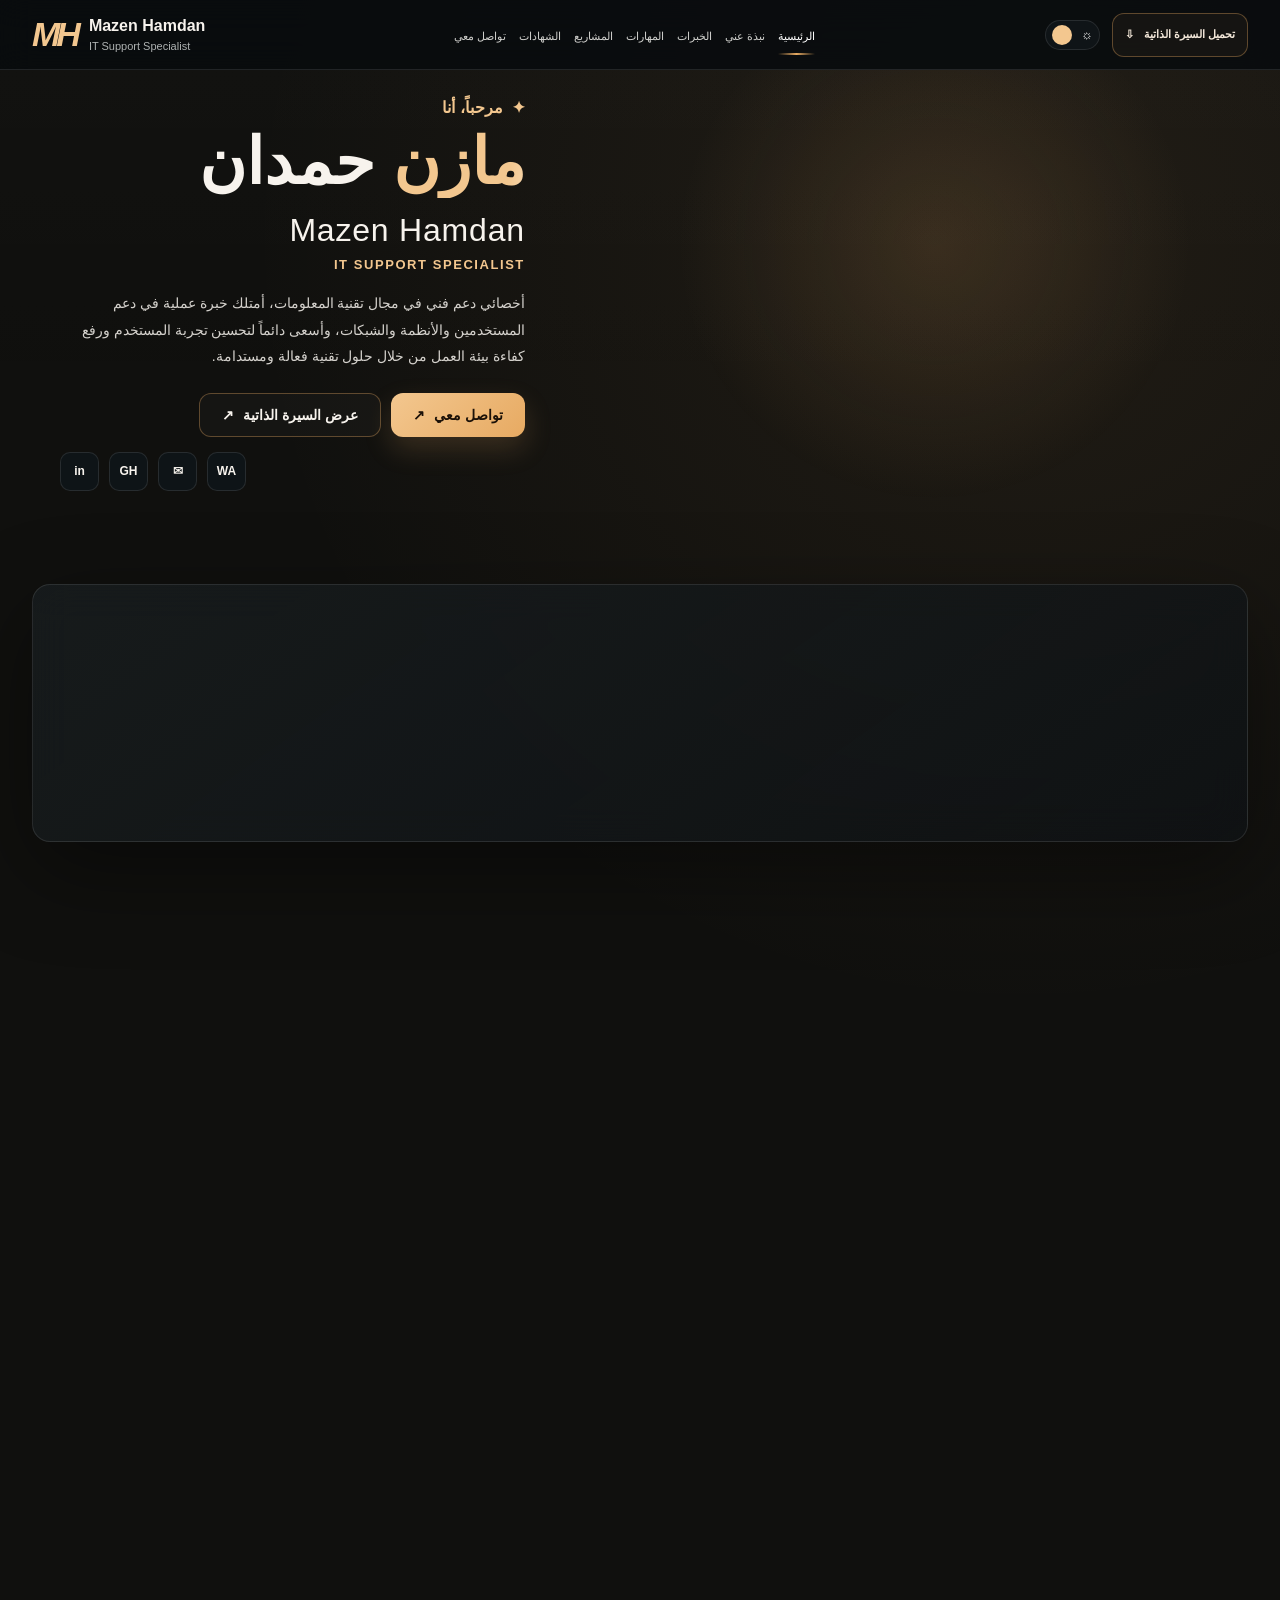
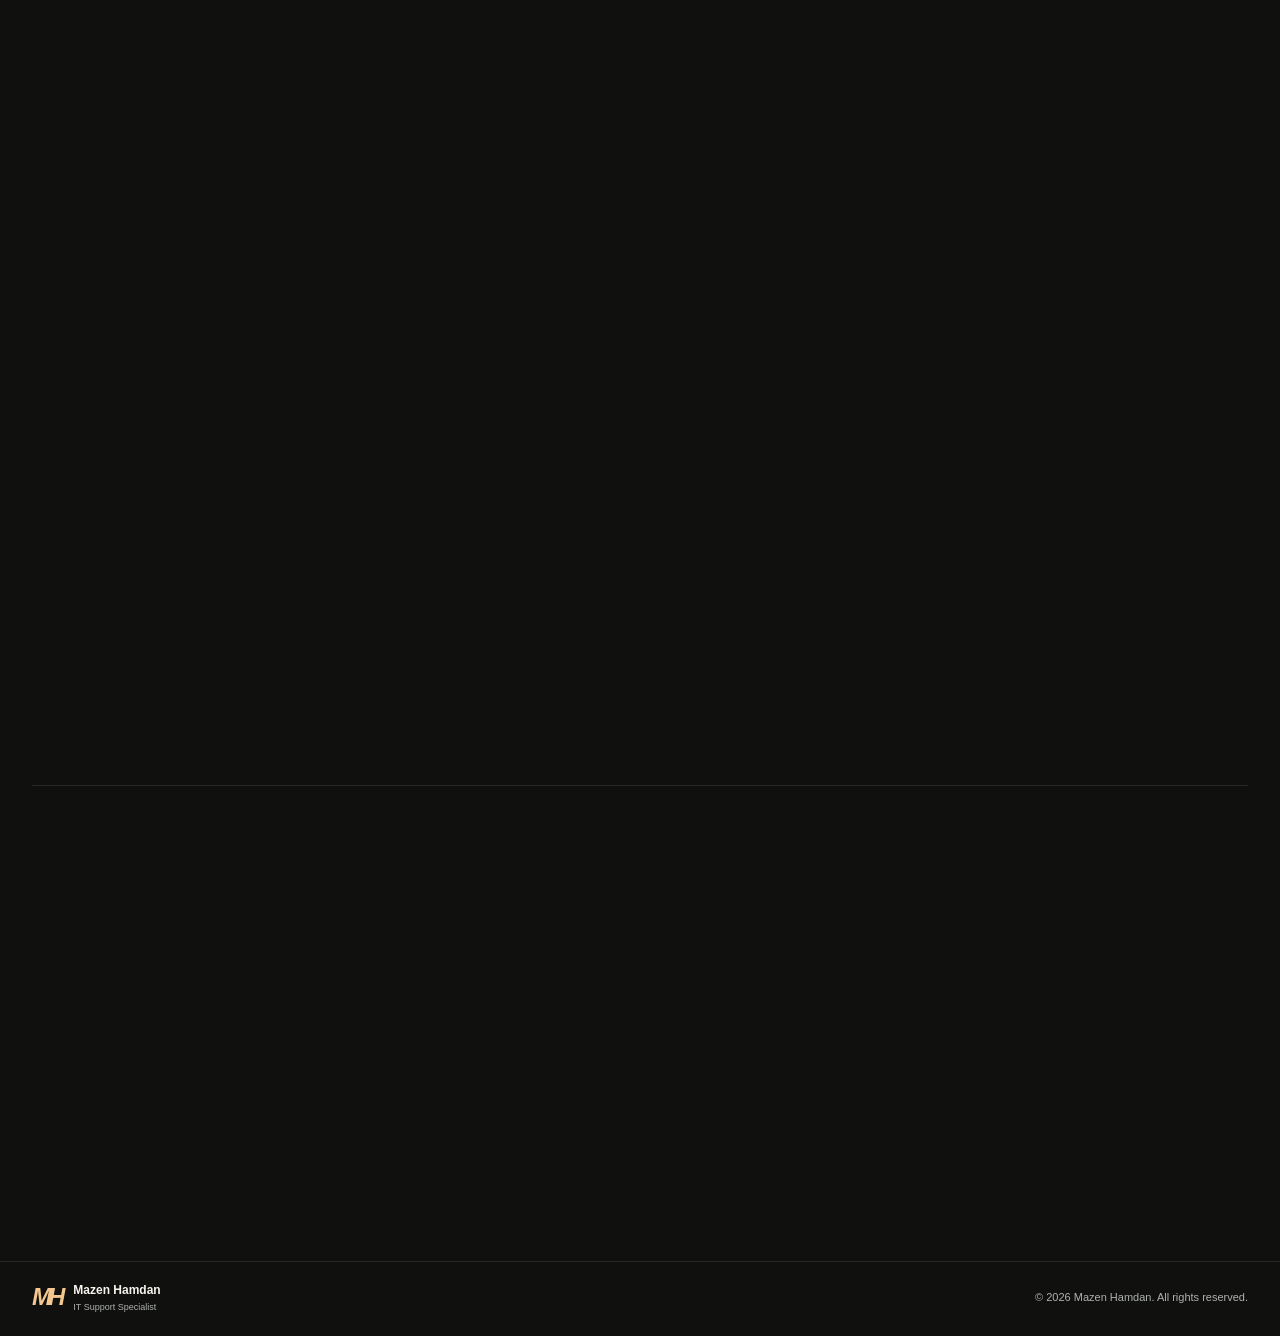
<file: index.html>
<!DOCTYPE html>
<html lang="ar" dir="rtl">
<head>
  <meta charset="UTF-8" />
<meta http-equiv="Content-Security-Policy" content="default-src 'none'; script-src 'self'; style-src 'self' https://fonts.googleapis.com; font-src 'self' https://fonts.gstatic.com; img-src 'self'; connect-src 'none'; object-src 'none'; base-uri 'none'; form-action 'none'; frame-src 'none'; manifest-src 'none'; worker-src 'none'; require-trusted-types-for 'script'; trusted-types 'none'; upgrade-insecure-requests">
<meta name="referrer" content="no-referrer">
  <meta name="viewport" content="width=device-width, initial-scale=1.0" />
  <meta name="description" content="الموقع الشخصي لمازن حمدان - IT Support Specialist في جدة، المملكة العربية السعودية." />
  <meta name="theme-color" content="#10100e" />
  <script src="assets/boot.js"></script>
  <title>Mazen Hamdan | IT Support Specialist</title>
  <link rel="preconnect" href="https://fonts.googleapis.com">
  <link rel="preconnect" href="https://fonts.gstatic.com" crossorigin>
  <link href="https://fonts.googleapis.com/css2?family=Cairo:wght@400;500;600;700;800&family=Inter:wght@400;500;600;700;800&display=swap" rel="stylesheet">
  <link rel="icon" href="assets/favicon.svg" type="image/svg+xml" />
  <meta property="og:title" content="Mazen Hamdan | IT Support Specialist" />
  <meta property="og:description" content="الملف المهني لمازن حمدان — الدعم الفني والأنظمة والشبكات في جدة." />
  <meta property="og:type" content="website" />
  <meta property="og:url" content="https://meezoo1988-ctrl.github.io/" />
  <meta property="og:image" content="https://meezoo1988-ctrl.github.io/assets/og-cover.jpg" />
  <meta property="og:image:width" content="1200" />
  <meta property="og:image:height" content="630" />
  <meta name="twitter:card" content="summary_large_image" />
  <link rel="canonical" href="https://meezoo1988-ctrl.github.io/" />
  <link rel="stylesheet" href="assets/style.css" />
</head>
<body>
  <a class="skip-link" href="#main">تجاوز إلى المحتوى</a>
  <header class="site-header" id="top">
    <div class="wide nav-inner">
      <a class="brand" href="#top" aria-label="الصفحة الرئيسية">
        <span class="brand-signature">MH</span>
        <span class="brand-text"><strong>Mazen Hamdan</strong><small>IT Support Specialist</small></span>
      </a>

      <nav class="desktop-nav" aria-label="التنقل الرئيسي">
        <a class="active" href="#top">الرئيسية</a>
        <a href="#about">نبذة عني</a>
        <a href="#experience">الخبرات</a>
        <a href="#skills">المهارات</a>
        <a href="#projects">المشاريع</a>
        <a href="#certificates">الشهادات</a>
        <a href="#contact">تواصل معي</a>
      </nav>

      <div class="nav-actions">
        <a class="download-btn" href="Mazen_Hamdan_CV.pdf" download>تحميل السيرة الذاتية <span>⇩</span></a>
        <button class="theme-toggle" id="themeToggle" type="button" aria-label="تفعيل المظهر الفاتح" aria-pressed="false"><span>☼</span><i></i></button>
        <button class="menu-button" id="menuButton" type="button" aria-expanded="false" aria-controls="mobileMenu" aria-label="فتح قائمة التنقل">☰</button>
      </div>
    </div>
    <nav class="mobile-menu" id="mobileMenu" inert aria-hidden="true" aria-label="قائمة الجوال">
      <a href="#top">الرئيسية</a><a href="#about">نبذة عني</a><a href="#experience">الخبرات</a>
      <a href="#skills">المهارات</a><a href="#projects">المشاريع</a><a href="#certificates">الشهادات</a><a href="#contact">تواصل معي</a>
    <a href="Mazen_Hamdan_CV.pdf" download>تحميل السيرة الذاتية ↓</a>
    </nav>
  </header>

  <main id="main">
    <section class="hero" aria-labelledby="hero-title">
      <div class="hero-backdrop"></div>
      <div class="wide hero-layout">
        <div class="hero-copy">
          <div class="hello"><span>✦</span> مرحباً، أنا</div>
          <h1 id="hero-title"><span>مازن</span> حمدان</h1>
          <div class="name-en">Mazen Hamdan</div>
          <div class="role-en">IT Support Specialist</div>
          <p class="hero-lead">
            أخصائي دعم فني في مجال تقنية المعلومات، أمتلك خبرة عملية في دعم المستخدمين والأنظمة والشبكات،
            وأسعى دائماً لتحسين تجربة المستخدم ورفع كفاءة بيئة العمل من خلال حلول تقنية فعالة ومستدامة.
          </p>
          <div class="hero-actions">
            <a class="primary-btn" href="https://wa.me/966504350092" target="_blank" rel="noopener noreferrer" aria-label="تواصل معي عبر واتساب">تواصل معي <span>↗</span></a>
            <a class="ghost-btn" href="cv.html">عرض السيرة الذاتية <span>↗</span></a>
          </div>
          <div class="socials" aria-label="روابط التواصل">
            <a href="https://www.linkedin.com/in/mazen-alarabi-467979131/" target="_blank" rel="noopener noreferrer" aria-label="LinkedIn">in</a>
            <a href="https://github.com/meezoo1988-ctrl" aria-label="GitHub" target="_blank" rel="noopener noreferrer">GH</a>
            <a href="mailto:meezoo1988@gmail.com" aria-label="البريد الإلكتروني">✉</a>
            <a href="https://wa.me/966504350092" target="_blank" rel="noopener noreferrer" aria-label="WhatsApp">WA</a>
          </div>
        </div>

        <div class="hero-media reveal delay-1" aria-label="Mazen Hamdan workspace">
          <img width="935" height="355" fetchpriority="high" class="hero-scene" src="assets/hero-scene.webp" alt="رسم توضيحي لمازن حمدان في بيئة عمل تقنية" />
          <div class="hero-vignette"></div>
          <div class="location-badge glass"><span>⌖</span><div>جدة، المملكة العربية السعودية<small>Jeddah, Saudi Arabia</small></div></div>
        </div>
      </div>

      <div class="wide stats-bar glass reveal delay-2">
        <div class="stat-item"><span class="stat-icon">▣</span><div><strong id="experienceYears" data-count>14+</strong><small>سنوات خبرة</small></div></div>
        <div class="stat-item"><span class="stat-icon">▱</span><div><strong data-count>100+</strong><small>جهاز مدعوم</small></div></div>
        <div class="stat-item"><span class="stat-icon">♟</span><div><strong data-count>3</strong><small>جهات عمل</small></div></div>
        <div class="stat-item"><span class="stat-icon">◆</span><div><strong>B.Sc. IT</strong><small>جامعة الملك عبدالعزيز</small></div></div>
      </div>
    </section>

    <section class="offer-section section-gap">
      <div class="wide offer-panel glass">
        <div class="offer-intro"><span class="section-kicker">ما أقدمه</span><h2>دعم تقني شامل لتحسين كفاءة العمل وتجربة المستخدم</h2></div>
        <div class="offer-grid">
          <article class="offer-card"><span>♟</span><h3>دعم المستخدمين</h3><p>مساعدة فعالة وسريعة لحل المشكلات وتحسين تجربة العمل.</p></article>
          <article class="offer-card"><span>⌕</span><h3>حل المشكلات التقنية</h3><p>تحليل الأعطال وتقديم حلول عملية قابلة للاستمرار.</p></article>
          <article class="offer-card"><span>▦</span><h3>إدارة الأنظمة والشبكات</h3><p>دعم البنية التقنية والاتصال وخدمات المستخدمين.</p></article>
          <article class="offer-card"><span>▣</span><h3>إعداد الأجهزة والبرامج</h3><p>تهيئة الأجهزة وأنظمة التشغيل والبرامج المؤسسية.</p></article>
          <article class="offer-card"><span>◉</span><h3>الدعم عن بُعد</h3><p>تشخيص وحل المشكلات بسرعة دون تعطيل الأعمال.</p></article>
          <article class="offer-card"><span>↗</span><h3>تحسين بيئة العمل</h3><p>رفع الاستقرار والإنتاجية من خلال التحسين المستمر.</p></article>
        </div>
      </div>
    </section>

    <section class="dashboard section-gap" aria-label="الملف المهني">
      <div class="wide dashboard-grid">
        <article class="dash-card about-card reveal" id="about">
          <div class="dash-title"><h2>نبذة عني</h2><span>♟</span></div>
          <div class="about-layout">
            <img loading="lazy" width="140" height="165" src="assets/about-desk.webp" alt="بيئة عمل تقنية" />
            <div>
              <p>أنا مازن حمدان، أخصائي دعم فني في مجال تقنية المعلومات. أمتلك خبرة في دعم المستخدمين والأنظمة والشبكات، وأهتم بتقديم حلول تقنية عملية وفعالة تساهم في تحسين الإنتاجية وبيئة العمل.</p>
              <a class="mini-btn" href="cv.html">المزيد عني <span>←</span></a>
            </div>
          </div>
          <ul class="quick-facts">
            <li><span>⌖</span><div><small>الموقع</small><strong>جدة، المملكة العربية السعودية</strong></div></li>
            <li><span>◆</span><div><small>التعليم</small><strong>بكالوريوس تقنية المعلومات — جامعة الملك عبدالعزيز</strong></div></li>
            <li><span>✦</span><div><small>اللغات</small><strong>العربية (الأم) · الإنجليزية (جيد)</strong></div></li>
          </ul>
          <div class="value-chips"><span>العمل الجماعي</span><span>حل المشكلات</span><span>التطوير المستمر</span></div>
        </article>

        <article class="dash-card skills-card reveal delay-1" id="skills">
          <div class="dash-title"><h2>المهارات التقنية</h2><span>▤</span></div>
          <div class="skill-grid">
            <div class="skill-tile"><b>⊞</b><strong>Windows 10 / 11</strong><i aria-hidden="true"><em class="skill-level-88"></em></i></div>
            <div class="skill-tile"><b>365</b><strong>Microsoft 365</strong><i aria-hidden="true"><em class="skill-level-86"></em></i></div>
            <div class="skill-tile"><b>AD</b><strong>Active Directory</strong><i aria-hidden="true"><em class="skill-level-84"></em></i></div>
            <div class="skill-tile"><b>NET</b><strong>Networking</strong><i aria-hidden="true"><em class="skill-level-78"></em></i></div>
            <div class="skill-tile"><b>⌕</b><strong>Troubleshooting</strong><i aria-hidden="true"><em class="skill-level-92"></em></i></div>
            <div class="skill-tile"><b>HW</b><strong>Hardware Support</strong><i aria-hidden="true"><em class="skill-level-86"></em></i></div>
            <div class="skill-tile"><b>PRN</b><strong>Printers</strong><i aria-hidden="true"><em class="skill-level-87"></em></i></div>
            <div class="skill-tile"><b>HD</b><strong>Help Desk</strong><i aria-hidden="true"><em class="skill-level-93"></em></i></div>
          </div>
        </article>

        <article class="dash-card experience-card reveal delay-2" id="experience">
          <div class="dash-title"><h2>الخبرات العملية</h2><span>▣</span></div>
          <div class="timeline">
            <div class="timeline-row current">
              <span class="time-dot"></span><div class="time-period">2018 - الآن</div>
              <div class="time-copy"><h3>Helpdesk Support - Administrator</h3><h4>Al Jomaih Automotive Company</h4><ul><li>إدارة نظام التذاكر وتقديم الدعم الفني للمستخدمين.</li><li>دعم أجهزة Windows وتطبيقات Microsoft 365 والطابعات والشبكات في الفروع.</li><li>تنفيذ أعمال الصيانة الدورية وتشخيص الأعطال.</li></ul></div>
            </div>
            <div class="timeline-row">
              <span class="time-dot"></span><div class="time-period" dir="ltr">Aug – Sep 2017</div>
              <div class="time-copy"><h3>Helpdesk Agent</h3><h4>Almajal Service Master (Logic System)</h4><p>Ticketing System · Support · Maintenance</p></div>
            </div>
            <div class="timeline-row">
              <span class="time-dot"></span><div class="time-period" dir="ltr">2011 – 2017</div>
              <div class="time-copy"><h3>System Administrator</h3><h4>Advanced Vision Co.</h4><p>Networking · Maintenance · Programming · Databases</p></div>
            </div>
          </div>
          <a class="text-link" href="cv.html">عرض جميع الخبرات ←</a>
        </article>
      </div>
    </section>

    <section class="projects section-gap" id="projects">
      <div class="wide">
        <div class="section-heading-row"><div><span class="section-kicker">أبرز المشاريع</span><h2>أعمال تقنية من بيئة العمل الفعلية</h2></div><a href="https://github.com/meezoo1988-ctrl" target="_blank" rel="noopener noreferrer">المزيد على GitHub ↗</a></div>
        <div class="project-grid">
          <article class="project-card reveal"><div class="project-visual windows-bg"><svg class="pv-icon pv-windows" viewBox="0 0 120 120" aria-hidden="true" focusable="false"><rect class="pv-tile" x="18" y="18" width="40" height="40" rx="5"/><rect class="pv-tile" x="62" y="18" width="40" height="40" rx="5"/><rect class="pv-tile" x="18" y="62" width="40" height="40" rx="5"/><rect class="pv-tile" x="62" y="62" width="40" height="40" rx="5"/></svg><span>01</span></div><div class="project-copy"><small>Windows Deployment</small><h3>ترقية أجهزة الشركة إلى Windows 11</h3><p>المساهمة في ترقية مجموعة كبيرة من أجهزة المستخدمين وتحسين آلية النشر لتقليل التدخل اليدوي.</p><div><span>Windows 11</span><span>PDQ Deploy</span></div></div></article>
          <article class="project-card reveal delay-1"><div class="project-visual network-bg"><svg class="pv-icon pv-network" viewBox="0 0 120 120" aria-hidden="true" focusable="false"><path class="pv-link" d="M60 60 L24 30 M60 60 L98 28 M60 60 L22 92 M60 60 L96 94 M24 30 L98 28 M22 92 L96 94"/><circle class="pv-node pv-hub" cx="60" cy="60" r="10"/><circle class="pv-node" cx="24" cy="30" r="6"/><circle class="pv-node" cx="98" cy="28" r="6"/><circle class="pv-node" cx="22" cy="92" r="6"/><circle class="pv-node" cx="96" cy="94" r="6"/></svg><span>02</span></div><div class="project-copy"><small>Multi-site Support</small><h3>دعم الفروع والإدارات</h3><p>دعم مواقع متعددة وحل مشكلات الأجهزة والشبكات والطباعة مع المحافظة على استمرارية العمل.</p><div><span>Branch Support</span><span>Networking</span></div></div></article>
          <article class="project-card reveal delay-2"><div class="project-visual printer-bg"><svg class="pv-icon pv-printer" viewBox="0 0 120 120" aria-hidden="true" focusable="false"><rect class="pv-paper" x="38" y="16" width="44" height="30" rx="3"/><rect class="pv-body" x="18" y="44" width="84" height="40" rx="8"/><circle class="pv-led" cx="88" cy="58" r="4"/><g class="pv-out"><rect class="pv-paper" x="34" y="74" width="52" height="34" rx="3"/><path class="pv-lines" d="M42 86 H78 M42 94 H70 M42 102 H74"/></g></svg><span>03</span></div><div class="project-copy"><small>Troubleshooting</small><h3>حل مشاكل الطباعة والشبكات</h3><p>تشخيص أعطال Canon والطباعة السحابية ومشكلات الشبكة وخدمات UniFLOW بطريقة منظمة.</p><div><span>Canon</span><span>UniFLOW</span></div></div></article>
        </div>
      </div>
    </section>

    <section class="certificates section-gap" id="certificates">
      <div class="wide cert-grid">
        <div class="cert-copy"><span class="section-kicker">التعليم والتدريب</span><h2>أساس أكاديمي وتقني مستمر</h2><p>بكالوريوس تقنية المعلومات من جامعة الملك عبدالعزيز، بالإضافة إلى دورات تقنية ولغوية مبكرة دعمت مساري في الشبكات والدعم الفني.</p></div>
        <div class="cert-list">
          <article><span>2015</span><div><h3>Bachelor's Degree - Information Technology</h3><p>King Abdulaziz University · Good</p></div></article>
          <article><span>2010</span><div><h3>Associate Degree - Information Technology - Network</h3><p>King Abdulaziz University · Good</p></div></article>
          <article><span>2006-2012</span><div><h3>Technical Training</h3><p>Microsoft Windows IC3 · ICDL · Intensive English 1/2 · Programming Principles in JAVA</p></div></article>
        </div>
      </div>
    </section>

    <section class="contact section-gap" id="contact">
      <div class="wide contact-panel glass reveal">
        <div><span class="section-kicker">تواصل معي</span><h2>للتواصل المهني أو مناقشة فرصة عمل</h2><p>يمكنك التواصل معي مباشرة عبر البريد الإلكتروني أو الهاتف، أو زيارة حسابي LinkedIn وGitHub.</p></div>
        <div class="contact-data">
          <a href="https://www.linkedin.com/in/mazen-alarabi-467979131/" target="_blank" rel="noopener noreferrer"><span>in</span><div><small>LinkedIn</small><strong>Mazen Alarabi</strong></div></a>
          <a href="mailto:meezoo1988@gmail.com"><span>✉</span><div><small>البريد الإلكتروني</small><strong>meezoo1988@gmail.com</strong></div></a>
          <a href="tel:+966504350092"><span>☎</span><div><small>الجوال</small><strong dir="ltr">+966 50 435 0092</strong></div></a>
          <a href="https://github.com/meezoo1988-ctrl" target="_blank" rel="noopener noreferrer"><span>GH</span><div><small>GitHub</small><strong>meezoo1988-ctrl</strong></div></a>
        </div>
      </div>
    </section>
  </main>

  <footer class="footer"><div class="wide"><div class="brand"><span class="brand-signature">MH</span><span class="brand-text"><strong>Mazen Hamdan</strong><small>IT Support Specialist</small></span></div><p>© <span id="year"></span> Mazen Hamdan. All rights reserved.</p></div></footer>

  <script src="assets/script.js" defer></script>
  <script src="assets/motion.js" defer></script>
</body>
</html>
</file>
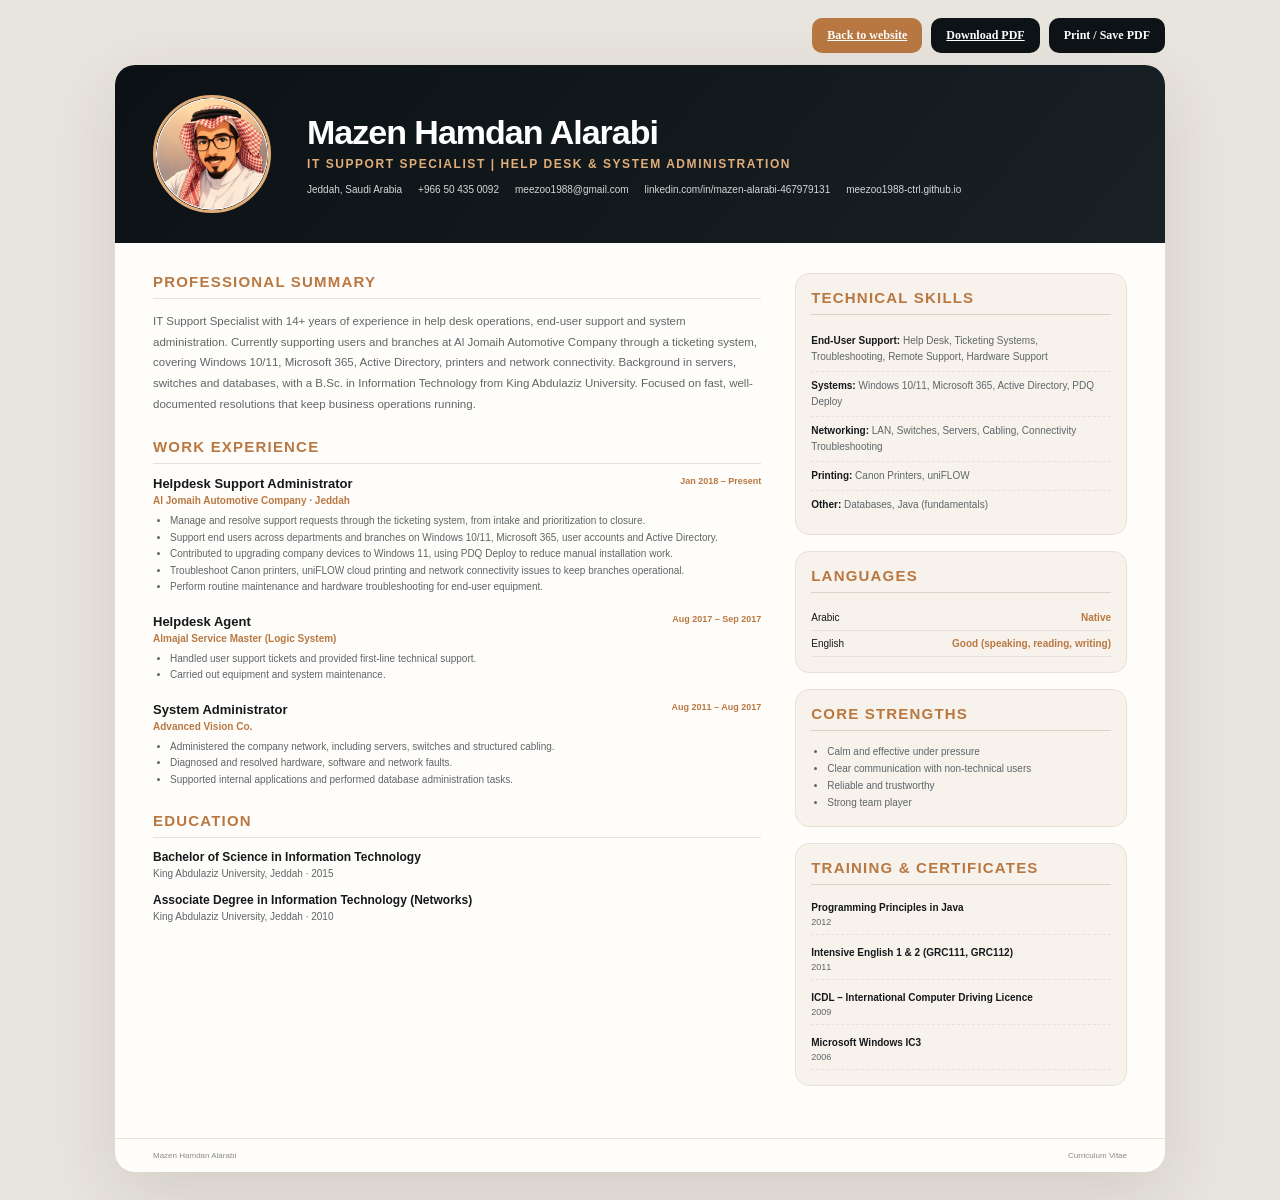
<file: cv.html>
<!doctype html>
<html lang="en" dir="ltr">
<head>
<meta charset="utf-8">
<meta http-equiv="Content-Security-Policy" content="default-src 'none'; script-src 'self'; style-src 'self' https://fonts.googleapis.com; font-src 'self' https://fonts.gstatic.com; img-src 'self'; connect-src 'none'; object-src 'none'; base-uri 'none'; form-action 'none'; frame-src 'none'; manifest-src 'none'; worker-src 'none'; require-trusted-types-for 'script'; trusted-types 'none'; upgrade-insecure-requests">
<meta name="referrer" content="no-referrer"><meta name="viewport" content="width=device-width,initial-scale=1">
<title>Mazen Hamdan Alarabi | IT Support Specialist CV</title>
<meta name="description" content="CV of Mazen Hamdan Alarabi, IT Support Specialist in Jeddah with 14+ years in help desk, Windows, Microsoft 365, Active Directory, networking and system administration.">
<link rel="canonical" href="https://meezoo1988-ctrl.github.io/cv.html">
<meta property="og:title" content="Mazen Hamdan Alarabi | IT Support Specialist CV">
<meta property="og:description" content="14+ years in help desk, end-user support, networking and system administration — Jeddah, Saudi Arabia.">
<meta property="og:type" content="profile">
<meta property="og:url" content="https://meezoo1988-ctrl.github.io/cv.html">
<meta property="og:image" content="https://meezoo1988-ctrl.github.io/assets/og-cover.jpg">
<link rel="icon" href="assets/favicon.svg" type="image/svg+xml">
<link rel="preconnect" href="https://fonts.googleapis.com"><link rel="preconnect" href="https://fonts.gstatic.com" crossorigin>
<link href="https://fonts.googleapis.com/css2?family=Cairo:wght@400;500;600;700&family=Inter:wght@400;500;600;700;800&display=swap" rel="stylesheet">
<link rel="stylesheet" href="assets/cv.css">
<script src="assets/boot.js"></script>
</head>
<body>
<div class="toolbar"><a href="index.html">Back to website</a><a href="Mazen_Hamdan_CV.pdf" download>Download PDF</a><button id="printCV" type="button">Print / Save PDF</button></div>
<main class="page">
  <header class="header">
    <img src="assets/mazen-avatar.png" alt="Mazen Hamdan">
    <div class="name">
      <h1>Mazen Hamdan Alarabi</h1>
      <div class="role">IT Support Specialist | Help Desk &amp; System Administration</div>
      <div class="contactline">
        <span>Jeddah, Saudi Arabia</span>
        <a href="tel:+966504350092">+966 50 435 0092</a>
        <a href="mailto:meezoo1988@gmail.com">meezoo1988@gmail.com</a>
        <a href="https://www.linkedin.com/in/mazen-alarabi-467979131/">linkedin.com/in/mazen-alarabi-467979131</a>
        <a href="https://meezoo1988-ctrl.github.io/">meezoo1988-ctrl.github.io</a>
      </div>
    </div>
  </header>

  <section class="body">
    <div>
      <section class="section">
        <h2>Professional Summary</h2>
        <p class="objective">IT Support Specialist with 14+ years of experience in help desk operations, end-user support and system administration. Currently supporting users and branches at Al Jomaih Automotive Company through a ticketing system, covering Windows 10/11, Microsoft 365, Active Directory, printers and network connectivity. Background in servers, switches and databases, with a B.Sc. in Information Technology from King Abdulaziz University. Focused on fast, well-documented resolutions that keep business operations running.</p>
      </section>

      <section class="section">
        <h2>Work Experience</h2>
        <article class="job">
          <div class="job-head"><h3>Helpdesk Support Administrator</h3><span class="date">Jan 2018 – Present</span></div>
          <h4>Al Jomaih Automotive Company · Jeddah</h4>
          <ul>
            <li>Manage and resolve support requests through the ticketing system, from intake and prioritization to closure.</li>
            <li>Support end users across departments and branches on Windows 10/11, Microsoft 365, user accounts and Active Directory.</li>
            <li>Contributed to upgrading company devices to Windows 11, using PDQ Deploy to reduce manual installation work.</li>
            <li>Troubleshoot Canon printers, uniFLOW cloud printing and network connectivity issues to keep branches operational.</li>
            <li>Perform routine maintenance and hardware troubleshooting for end-user equipment.</li>
          </ul>
        </article>
        <article class="job">
          <div class="job-head"><h3>Helpdesk Agent</h3><span class="date">Aug 2017 – Sep 2017</span></div>
          <h4>Almajal Service Master (Logic System)</h4>
          <ul>
            <li>Handled user support tickets and provided first-line technical support.</li>
            <li>Carried out equipment and system maintenance.</li>
          </ul>
        </article>
        <article class="job">
          <div class="job-head"><h3>System Administrator</h3><span class="date">Aug 2011 – Aug 2017</span></div>
          <h4>Advanced Vision Co.</h4>
          <ul>
            <li>Administered the company network, including servers, switches and structured cabling.</li>
            <li>Diagnosed and resolved hardware, software and network faults.</li>
            <li>Supported internal applications and performed database administration tasks.</li>
          </ul>
        </article>
      </section>

      <section class="section">
        <h2>Education</h2>
        <div class="edu"><h3>Bachelor of Science in Information Technology</h3><p>King Abdulaziz University, Jeddah · 2015</p></div>
        <div class="edu"><h3>Associate Degree in Information Technology (Networks)</h3><p>King Abdulaziz University, Jeddah · 2010</p></div>
      </section>
    </div>

    <aside>
      <div class="aside-card section">
        <h2>Technical Skills</h2>
        <ul class="skill-groups">
          <li><b>End-User Support:</b> Help Desk, Ticketing Systems, Troubleshooting, Remote Support, Hardware Support</li>
          <li><b>Systems:</b> Windows 10/11, Microsoft 365, Active Directory, PDQ Deploy</li>
          <li><b>Networking:</b> LAN, Switches, Servers, Cabling, Connectivity Troubleshooting</li>
          <li><b>Printing:</b> Canon Printers, uniFLOW</li>
          <li><b>Other:</b> Databases, Java (fundamentals)</li>
        </ul>
      </div>

      <div class="aside-card section">
        <h2>Languages</h2>
        <div class="language"><span>Arabic</span><b>Native</b></div>
        <div class="language"><span>English</span><b>Good (speaking, reading, writing)</b></div>
      </div>

      <div class="aside-card section">
        <h2>Core Strengths</h2>
        <ul class="skill-list"><li>Calm and effective under pressure</li><li>Clear communication with non-technical users</li><li>Reliable and trustworthy</li><li>Strong team player</li></ul>
      </div>

      <div class="aside-card section">
        <h2>Training &amp; Certificates</h2>
        <div class="training">
          <div><b>Programming Principles in Java</b><span>2012</span></div>
          <div><b>Intensive English 1 &amp; 2 (GRC111, GRC112)</b><span>2011</span></div>
          <div><b>ICDL – International Computer Driving Licence</b><span>2009</span></div>
          <div><b>Microsoft Windows IC3</b><span>2006</span></div>
        </div>
      </div>
    </aside>
  </section>
  <footer class="print-footer"><span>Mazen Hamdan Alarabi</span><span>Curriculum Vitae</span></footer>
</main>
<script src="assets/cv.js" defer></script>
</body></html>
</file>
<file: assets/style.css>
:root{
  --bg:#10100e;--bg-soft:#161510;--panel:#191713;--panel-2:#211e18;--text:#f7f3ed;--muted:#aeb2b1;
  --accent:#e7aa62;--accent-2:#f3c78f;--accent-deep:#9e6337;--line:rgba(255,255,255,.10);--warm-line:rgba(231,170,98,.35);
  --shadow:0 28px 90px rgba(0,0,0,.42);--wide:1480px;--r:20px;--r2:26px;
}
*{box-sizing:border-box}html{scroll-behavior:smooth}body{margin:0;background:radial-gradient(circle at 80% 8%,rgba(231,170,98,.08),transparent 27%),var(--bg);color:var(--text);font-family:"Cairo",Arial,sans-serif;overflow-x:hidden}body::before{content:"";position:fixed;inset:0;pointer-events:none;opacity:.18;background-image:linear-gradient(rgba(255,255,255,.024) 1px,transparent 1px),linear-gradient(90deg,rgba(255,255,255,.024) 1px,transparent 1px);background-size:45px 45px;mask-image:linear-gradient(to bottom,#000,transparent 72%);z-index:-2}a{text-decoration:none;color:inherit}img{display:block;max-width:100%}.wide{width:min(var(--wide),calc(100% - 64px));margin-inline:auto}.glass{background:linear-gradient(145deg,rgba(24,29,31,.82),rgba(14,18,21,.72));border:1px solid var(--line);box-shadow:var(--shadow);backdrop-filter:blur(18px)}.section-gap{padding:16px 0 0}
.site-header{height:70px;position:sticky;top:0;z-index:50;background:rgba(8,12,14,.88);backdrop-filter:blur(16px);border-bottom:1px solid var(--line)}.nav-inner{height:100%;display:grid;grid-template-columns:auto 1fr auto;align-items:center;gap:36px;direction:ltr}.brand{display:flex;align-items:center;gap:12px;direction:ltr}.brand-signature{font-family:"Inter",sans-serif;font-weight:800;font-style:italic;font-size:34px;letter-spacing:-4px;color:var(--accent-2)}.brand-text{display:grid;line-height:1.05}.brand-text strong{font:700 16px "Inter",sans-serif}.brand-text small{font:500 11px "Inter",sans-serif;color:var(--muted);margin-top:5px}.desktop-nav{display:flex;justify-content:center;align-items:center;gap:34px;direction:rtl;color:#d0d0cd;font-size:14px}.desktop-nav a{position:relative;padding:25px 0 22px}.desktop-nav a:hover,.desktop-nav a.active{color:#fff}.desktop-nav a.active::after{content:"";position:absolute;right:0;left:0;bottom:10px;height:2px;background:linear-gradient(90deg,transparent,var(--accent),transparent)}.nav-actions{display:flex;align-items:center;gap:12px;direction:rtl}.download-btn{height:44px;padding:0 20px;border:1px solid var(--warm-line);border-radius:12px;display:flex;align-items:center;gap:10px;font-weight:700;color:#f4e8da;background:rgba(231,170,98,.05)}.download-btn:hover{background:rgba(231,170,98,.12)}.theme-toggle{width:55px;height:30px;border:1px solid var(--line);background:#0f1417;color:#fff;border-radius:999px;display:flex;align-items:center;justify-content:space-between;padding:4px 6px;cursor:pointer}.theme-toggle i{width:20px;height:20px;border-radius:50%;background:var(--accent-2);display:block}.theme-toggle span{font-size:13px}.menu-button{display:none;width:42px;height:42px;border-radius:12px;border:1px solid var(--line);background:#11171a;color:white;font-size:20px}.mobile-menu{display:none}
.hero{position:relative;padding:0 0 2px;overflow:hidden}.hero-backdrop{position:absolute;inset:0;background:radial-gradient(circle at 73% 35%,rgba(231,170,98,.13),transparent 26%),linear-gradient(180deg,rgba(255,255,255,.01),transparent 70%);pointer-events:none}.hero-layout{height:435px;display:grid;grid-template-columns:44% 56%;direction:ltr;position:relative}.hero-copy{direction:rtl;align-self:center;padding:20px 36px 16px 70px;z-index:3}.hello{display:flex;align-items:center;gap:9px;color:var(--accent-2);font-weight:600;font-size:16px;margin-bottom:4px}.hero h1{margin:0;font-size:clamp(64px,5.6vw,98px);line-height:.95;letter-spacing:-5px;font-weight:800}.hero h1 span{color:var(--accent-2)}.name-en{font:500 clamp(26px,2.6vw,42px) "Inter",sans-serif;letter-spacing:.08em;margin-top:8px;direction:ltr;text-align:right}.role-en{font:700 16px "Inter",sans-serif;color:var(--accent-2);letter-spacing:.20em;text-transform:uppercase;margin-top:8px;direction:ltr;text-align:right}.hero-lead{color:#d4d1cc;font-size:15px;line-height:1.9;max-width:585px;margin:18px 0 0}.hero-actions{display:flex;gap:10px;margin-top:23px;flex-wrap:wrap}.primary-btn,.ghost-btn{height:44px;padding:0 22px;border-radius:12px;display:flex;align-items:center;gap:9px;font-weight:700;font-size:14px}.primary-btn{background:linear-gradient(135deg,var(--accent-2),var(--accent));color:#1b1108;box-shadow:0 12px 28px rgba(231,170,98,.18)}.ghost-btn{border:1px solid var(--warm-line);background:rgba(255,255,255,.025)}.socials{display:flex;gap:10px;margin-top:15px;direction:ltr}.socials a{width:39px;height:39px;border-radius:10px;border:1px solid var(--line);background:#0e1417;display:grid;place-items:center;font:700 12px "Inter",sans-serif}.hero-media{position:relative;overflow:hidden;z-index:1}.hero-scene{position:absolute;inset:0;width:100%;height:100%;object-fit:cover;object-position:center 44%;transform:scale(1.01)}.hero-vignette{position:absolute;inset:0;background:linear-gradient(90deg,var(--bg) 0%,rgba(10,15,18,.72) 5%,transparent 25%,transparent 82%,rgba(10,15,18,.15) 100%),linear-gradient(0deg,rgba(10,15,18,.45),transparent 40%)}.hero-quote{position:absolute;left:6%;top:92px;width:190px;padding:20px 20px 16px;border-radius:18px;text-align:center;direction:rtl}.quote-mark{position:absolute;top:7px;right:13px;font:700 34px Georgia;color:var(--accent-2)}.hero-quote p{margin:14px 0 10px;font-size:16px;line-height:1.7}.hero-quote small{font:600 11px "Inter",sans-serif;color:var(--accent-2)}.location-badge{position:absolute;right:3%;bottom:19px;padding:11px 14px;border-radius:13px;display:flex;gap:10px;align-items:center;direction:rtl;font-size:12px}.location-badge>span{font-size:21px;color:var(--accent-2)}.location-badge div{display:grid}.location-badge small{font:500 10px "Inter",sans-serif;color:#d2d2ce;direction:ltr;margin-top:2px}.stats-bar{width:min(690px,calc(100% - 120px));height:78px;margin:-78px auto 0;position:relative;z-index:6;border-radius:18px;display:grid;grid-template-columns:repeat(4,1fr);overflow:hidden}.stat-item{display:flex;gap:12px;align-items:center;justify-content:center;direction:rtl;border-left:1px solid var(--line);padding:10px}.stat-item:last-child{border-left:0}.stat-icon{font-size:27px;color:var(--accent-2)}.stat-item div{display:grid}.stat-item strong{font:700 17px "Inter","Cairo",sans-serif}.stat-item small{font-size:10px;color:var(--muted);margin-top:3px}
.offer-panel{padding:12px;border-radius:18px;display:grid;grid-template-columns:240px 1fr;gap:12px;direction:ltr}.offer-intro{padding:15px 18px;direction:rtl}.section-kicker{font-weight:800;color:var(--accent-2);font-size:14px}.offer-intro h2{font-size:14px;line-height:1.8;margin:8px 0 0;font-weight:500;color:#dedbd5}.offer-grid{display:grid;grid-template-columns:repeat(6,1fr);gap:8px;direction:ltr}.offer-card{min-height:95px;border:1px solid var(--line);border-radius:13px;background:rgba(255,255,255,.018);padding:14px;direction:rtl;position:relative}.offer-card>span{font-size:23px;color:var(--accent-2);position:absolute;left:12px;top:11px}.offer-card h3{margin:26px 0 5px;font-size:13px}.offer-card p{font-size:10px;line-height:1.7;color:var(--muted);margin:0}
.dashboard-grid{display:grid;grid-template-columns:1.02fr 1.06fr 1.12fr;gap:14px;direction:ltr}.dash-card{border:1px solid var(--line);border-radius:18px;background:linear-gradient(145deg,#11181c,#0d1316);min-height:315px;padding:18px;direction:rtl;overflow:hidden}.dash-title{display:flex;justify-content:space-between;align-items:center;margin-bottom:14px}.dash-title h2{font-size:22px;margin:0}.dash-title span{color:var(--accent-2);font-size:24px}.about-layout{display:grid;grid-template-columns:140px 1fr;gap:18px;direction:ltr}.about-layout img{width:140px;height:165px;object-fit:cover;border-radius:14px;border:1px solid var(--line)}.about-layout>div{direction:rtl}.about-layout p{color:#d2d0cb;line-height:1.95;margin:0;font-size:13px}.mini-btn{display:inline-flex;margin-top:14px;border:1px solid var(--warm-line);border-radius:999px;padding:7px 17px;font-size:11px;font-weight:700}.value-chips{display:grid;grid-template-columns:repeat(3,1fr);gap:8px;margin-top:14px}.value-chips span{border:1px solid var(--line);border-radius:10px;padding:9px 7px;text-align:center;font-size:11px;color:#d7d5cf}.skill-grid{display:grid;grid-template-columns:repeat(4,1fr);gap:9px;direction:ltr}.skill-tile{height:109px;border:1px solid var(--line);background:rgba(255,255,255,.02);border-radius:12px;padding:12px;display:flex;flex-direction:column;align-items:center;justify-content:center;gap:7px}.skill-tile b{font:800 18px "Inter",sans-serif;color:var(--accent-2)}.skill-tile strong{font:600 10px "Inter",sans-serif;text-align:center}.skill-tile i{height:4px;width:100%;background:#2a2e30;border-radius:999px;overflow:hidden}.skill-tile em{display:block;height:100%;background:linear-gradient(90deg,var(--accent-2),var(--accent));border-radius:999px}.timeline{position:relative}.timeline::after{content:"";position:absolute;right:12px;top:10px;bottom:20px;width:2px;background:linear-gradient(var(--accent),rgba(231,170,98,.1))}.timeline-row{display:grid;grid-template-columns:74px 1fr;gap:11px;padding:0 28px 13px 0;position:relative}.time-dot{position:absolute;right:6px;top:10px;width:14px;height:14px;border-radius:50%;background:var(--accent-2);box-shadow:0 0 0 4px rgba(231,170,98,.10);z-index:2}.time-period{height:max-content;padding:5px 7px;border:1px solid var(--warm-line);border-radius:9px;text-align:center;font:600 9px "Inter","Cairo",sans-serif;color:#e9d8c4}.time-copy h3{margin:0;font:700 13px "Inter","Cairo",sans-serif}.time-copy h4{margin:3px 0;color:var(--accent-2);font-size:11px}.time-copy p,.time-copy li{font-size:10px;color:var(--muted);line-height:1.55}.time-copy ul{margin:6px 0 0;padding-right:15px}.text-link{display:block;margin-top:3px;color:var(--accent-2);font-size:11px;text-align:left}
.section-heading-row{display:flex;justify-content:space-between;align-items:end;margin:10px 0 15px}.section-heading-row h2{font-size:28px;margin:5px 0 0}.section-heading-row>a{color:var(--accent-2);font-size:12px}.project-grid{display:grid;grid-template-columns:repeat(3,1fr);gap:14px;direction:ltr}.project-card{min-height:240px;border:1px solid var(--line);border-radius:18px;background:linear-gradient(145deg,#11181c,#0d1316);overflow:hidden;display:grid;grid-template-columns:42% 58%;direction:ltr}.project-visual{position:relative;min-height:100%;background-size:cover;background-position:center}.project-visual::after{content:"";position:absolute;inset:0;background:linear-gradient(90deg,rgba(10,15,18,.15),rgba(10,15,18,.55))}.project-visual span{position:absolute;bottom:12px;left:13px;font:800 40px "Inter",sans-serif;color:rgba(255,255,255,.22);z-index:2}.windows-bg{background-image:linear-gradient(135deg,#27323a,#12191e),url("about-desk.webp")}.network-bg{background-image:linear-gradient(135deg,#2a1d14,#11171a)}.printer-bg{background-image:linear-gradient(135deg,#172126,#0c1013)}.project-copy{padding:20px;direction:rtl}.project-copy small{font:700 10px "Inter",sans-serif;color:var(--accent-2);text-transform:uppercase;letter-spacing:.06em}.project-copy h3{font-size:18px;margin:8px 0 8px}.project-copy p{font-size:11px;color:var(--muted);line-height:1.8;margin:0}.project-copy>div{display:flex;gap:6px;flex-wrap:wrap;margin-top:13px}.project-copy>div span{font:600 9px "Inter","Cairo",sans-serif;border:1px solid var(--line);padding:5px 8px;border-radius:999px;color:#d9d6d0}
.cert-grid{display:grid;grid-template-columns:.8fr 1.2fr;gap:20px;border-top:1px solid var(--line);padding-top:28px}.cert-copy h2{font-size:30px;margin:7px 0 8px}.cert-copy p{color:var(--muted);line-height:1.9;font-size:13px;max-width:520px}.cert-list{display:grid;gap:10px}.cert-list article{display:grid;grid-template-columns:110px 1fr;gap:14px;align-items:center;border:1px solid var(--line);border-radius:14px;padding:14px;background:#0e1518}.cert-list article>span{font:700 13px "Inter",sans-serif;color:var(--accent-2);text-align:center}.cert-list h3{margin:0;font:700 13px "Inter","Cairo",sans-serif}.cert-list p{margin:4px 0 0;color:var(--muted);font:500 10px "Inter","Cairo",sans-serif}
.contact{padding-bottom:44px}.contact-panel{border-radius:20px;padding:26px 28px;display:flex;justify-content:space-between;gap:30px;align-items:center}.contact-panel h2{margin:6px 0 5px;font-size:28px}.contact-panel p{margin:0;color:var(--muted);font-size:12px}.contact-data{display:flex;gap:9px;direction:ltr}.contact-data a{min-width:200px;border:1px solid var(--line);border-radius:13px;background:rgba(255,255,255,.025);padding:10px 13px;display:flex;align-items:center;gap:10px}.contact-data a>span{width:34px;height:34px;border-radius:9px;background:rgba(231,170,98,.12);color:var(--accent-2);display:grid;place-items:center;font:700 11px "Inter",sans-serif}.contact-data a div{display:grid;direction:rtl}.contact-data small{font-size:9px;color:var(--muted)}.contact-data strong{font:600 10px "Inter","Cairo",sans-serif;margin-top:2px}.footer{border-top:1px solid var(--line);padding:18px 0 22px}.footer>div{display:flex;justify-content:space-between;align-items:center;direction:ltr}.footer p{font:500 10px "Inter",sans-serif;color:var(--muted)}.footer .brand-signature{font-size:24px}.footer .brand-text strong{font-size:12px}.footer .brand-text small{font-size:9px}
.reveal{opacity:1;transform:none;transition:opacity .65s ease,transform .65s cubic-bezier(.2,.7,.2,1)}.reveal.visible{opacity:1;transform:none}.delay-1{transition-delay:.08s}.delay-2{transition-delay:.16s}
@media(max-width:1280px){.desktop-nav{gap:20px;font-size:12px}.hero-copy{padding-left:28px}.hero-layout{grid-template-columns:48% 52%}.offer-panel{grid-template-columns:200px 1fr}.offer-grid{grid-template-columns:repeat(3,1fr)}.dashboard-grid{grid-template-columns:1fr 1fr}.experience-card{grid-column:1/-1}.project-card{grid-template-columns:35% 65%}.contact-data{flex-wrap:wrap;justify-content:flex-end}.contact-data a{min-width:180px}}
@media(max-width:960px){.wide{width:min(100% - 28px,var(--wide))}.desktop-nav,.download-btn{display:none}.menu-button{display:block}.nav-inner{grid-template-columns:auto 1fr auto}.nav-actions{justify-self:end}.mobile-menu{position:fixed;top:70px;left:14px;right:14px;display:grid;background:#0c1215;border:1px solid var(--line);border-radius:14px;padding:10px;transform:translateY(-15px);opacity:0;pointer-events:none;transition:.25s;z-index:60}.mobile-menu.open{transform:none;opacity:1;pointer-events:auto}.mobile-menu a{padding:10px 12px;border-radius:9px;color:#ddd}.hero-layout{height:auto;grid-template-columns:1fr}.hero-copy{padding:48px 20px;text-align:center}.hello,.hero-actions,.socials{justify-content:center}.name-en,.role-en{text-align:center}.hero-lead{margin-inline:auto}.hero-media{height:390px;order:-1}.hero-vignette{background:linear-gradient(0deg,var(--bg),transparent 35%),linear-gradient(90deg,var(--bg),transparent 20%,transparent 80%,var(--bg))}.stats-bar{margin:-20px auto 0;width:calc(100% - 28px)}.offer-panel{grid-template-columns:1fr}.offer-intro{text-align:center}.offer-grid{grid-template-columns:repeat(2,1fr)}.dashboard-grid{grid-template-columns:1fr}.experience-card{grid-column:auto}.project-grid{grid-template-columns:1fr}.cert-grid{grid-template-columns:1fr}.contact-panel{flex-direction:column;align-items:stretch}.contact-data{justify-content:stretch}.contact-data a{flex:1;min-width:220px}}
@media(max-width:620px){.site-header{height:62px}.brand-text{display:none}.brand-signature{font-size:28px}.theme-toggle{display:none}.hero-media{height:300px}.hero-quote{display:none}.location-badge{right:10px;bottom:18px}.hero-copy{padding:32px 8px}.hero h1{font-size:58px;letter-spacing:-3px}.name-en{font-size:24px}.role-en{font-size:11px}.hero-lead{font-size:13px}.stats-bar{height:auto;grid-template-columns:repeat(2,1fr);margin-top:0}.stat-item{padding:13px 7px;border-bottom:1px solid var(--line)}.offer-grid{grid-template-columns:1fr}.about-layout{grid-template-columns:1fr}.about-layout img{width:100%;height:170px}.skill-grid{grid-template-columns:repeat(2,1fr)}.project-card{grid-template-columns:1fr}.project-visual{height:130px}.cert-list article{grid-template-columns:80px 1fr}.contact-data{display:grid}.contact-data a{min-width:0}.footer>div{flex-direction:column;gap:10px}}
@media(prefers-reduced-motion:reduce){*{scroll-behavior:auto!important}.reveal{opacity:1;transform:none;transition:none}}

/* Layout, accessibility and complete theme styles. */
.skip-link{position:fixed;top:-100px;right:16px;z-index:100;background:var(--accent);color:#17110b;padding:12px 20px;border-radius:10px}.skip-link:focus{top:12px}
a:focus-visible,button:focus-visible{outline:2px solid var(--accent-2);outline-offset:5px}section[id],article[id]{scroll-margin-top:90px}
.nav-inner{gap:22px}.brand-text{min-width:160px}.desktop-nav{gap:22px;white-space:nowrap}.download-btn{white-space:nowrap;font-size:12px;flex-shrink:0}.hero-layout{height:490px;grid-template-columns:43% 57%}.hero-copy{padding:28px 30px 75px 28px}.hero h1{font-size:clamp(54px,5vw,82px);letter-spacing:0;line-height:1.3}.name-en{font-size:clamp(24px,2.5vw,36px);letter-spacing:.025em}.role-en{font-size:13px;letter-spacing:.12em}.hero-scene{object-position:54% center}.hero-lead{font-size:14px}.stats-bar{direction:ltr}.stat-item{min-width:0}.offer-panel{grid-template-columns:190px minmax(0,1fr)}.offer-grid{grid-template-columns:repeat(3,minmax(0,1fr))}.offer-card{min-height:106px}.dash-card{min-width:0}.about-layout{grid-template-columns:100px minmax(0,1fr);gap:12px}.about-layout img{width:100px;height:160px}.about-layout p{font-size:12px}.value-chips span{font-size:10px}.skill-grid{grid-template-columns:repeat(2,minmax(0,1fr))}.skill-tile{height:84px}.skill-tile i{display:none}.timeline-row{display:block;padding-inline:28px 0}.time-period{display:inline-block;margin-bottom:8px;min-width:85px}.time-copy{direction:ltr;text-align:right;min-width:0}.time-copy h3{line-height:1.6}.time-copy ul{direction:rtl}.contact-data{display:grid;grid-template-columns:repeat(2,minmax(0,1fr));flex:1}.contact-panel>div:first-child{flex:1}.contact-data a{min-width:0}.contact-data strong{overflow-wrap:anywhere}
html.warm-mode{--bg:#f7f3ec;--bg-soft:#eee7dd;--panel:#fffdf8;--text:#25231f;--muted:#625e56;--line:rgba(60,45,25,.18);--accent:#a4662e;--accent-2:#925521;--shadow:0 20px 50px #3b2c1810}.warm-mode body{background:var(--bg)}.warm-mode .site-header,.warm-mode .mobile-menu{background:#faf6eef2}.warm-mode .glass,.warm-mode .dash-card,.warm-mode .project-card,.warm-mode .cert-list article,.warm-mode .socials a{background:var(--panel)}.warm-mode .desktop-nav,.warm-mode .desktop-nav a.active,.warm-mode .hero-lead,.warm-mode .about-layout p,.warm-mode .offer-intro h2,.warm-mode .value-chips span,.warm-mode .project-copy>div span,.warm-mode .download-btn{color:var(--text)}.warm-mode .location-badge{background:#171714df;color:#fff}.warm-mode .location-badge>span{color:#f3c78f}.warm-mode .hero-vignette{background:linear-gradient(90deg,var(--bg),transparent 28%)}.warm-mode .theme-toggle{background:#e9dfd0}.warm-mode .mobile-menu a{color:var(--text)}
@media(min-width:1400px){.offer-grid{grid-template-columns:repeat(6,minmax(0,1fr))}.skill-grid{grid-template-columns:repeat(4,minmax(0,1fr))}.about-layout{grid-template-columns:120px minmax(0,1fr)}.about-layout img{width:120px}}
@media(max-width:1150px){.desktop-nav{display:none}.menu-button{display:block}.mobile-menu{position:fixed;top:70px;left:14px;right:14px;display:grid;background:#141411;border:1px solid var(--line);border-radius:14px;padding:10px;visibility:hidden;opacity:0;pointer-events:none}.mobile-menu.open{visibility:visible;opacity:1;pointer-events:auto}.mobile-menu a{padding:10px 12px}.hero h1{font-size:60px}.dashboard-grid{grid-template-columns:1fr 1fr}.experience-card{grid-column:1/-1}}
@media(max-width:960px){.hero-layout{height:auto;grid-template-columns:1fr}.hero-media{height:350px}.hero-copy{padding:28px 20px 38px}.hero h1{font-size:64px}.stats-bar{margin:0 auto}.offer-panel{grid-template-columns:1fr}.dashboard-grid{grid-template-columns:1fr}.experience-card{grid-column:auto}.about-layout{grid-template-columns:130px 1fr}.about-layout img{width:130px}.skill-grid{grid-template-columns:repeat(4,minmax(0,1fr))}.contact-panel{flex-direction:column}}
@media(max-width:620px){.mobile-menu{top:62px}.brand-text{display:grid;min-width:0}.brand-text strong{font-size:12px}.brand-text small{font-size:9px}.nav-inner{gap:10px}.hero-media{height:260px}.hero h1{font-size:52px}.role-en{font-size:11px}.hero-actions a{padding:0 16px;font-size:12px}.hero-scene{object-position:55% center}.offer-grid{grid-template-columns:repeat(2,minmax(0,1fr))}.offer-card{padding:12px}.offer-card h3{font-size:12px}.about-layout{grid-template-columns:1fr}.about-layout img{width:100%;height:160px}.about-layout p{font-size:14px}.skill-grid{grid-template-columns:repeat(2,minmax(0,1fr))}.contact-data{grid-template-columns:1fr}.section-heading-row h2,.cert-copy h2,.contact-panel h2{font-size:23px}.section-heading-row>a{display:none}.time-copy{text-align:left}.time-copy ul{text-align:right}.hero-lead{font-size:14px}.stat-item strong{font-size:15px}}

/* Final responsive rules: avoid clipping and keep controls reachable. */
.nav-inner{grid-template-columns:auto minmax(0,1fr) auto}
.nav-actions{grid-column:3}
.hero-layout{height:auto;min-height:490px}
.hero-copy{min-width:0}
.hero-media{min-width:0;min-height:100%}
.time-period{color:var(--accent-2)}
.cert-list article>div{min-width:0;overflow-wrap:anywhere;direction:ltr}
.warm-mode .primary-btn{background:#e7aa62;color:#25180c}
.warm-mode .theme-toggle{color:#25231f}
.mobile-menu a.active{color:var(--accent-2);background:rgba(231,170,98,.10)}
@media(max-width:1320px) and (min-width:1151px){
  .desktop-nav{gap:13px;font-size:11px}.brand-text{min-width:135px}
  .download-btn{padding-inline:12px;font-size:11px}.nav-inner{gap:14px}
}
@media(max-width:1150px){.nav-inner{grid-template-columns:auto 1fr}.nav-actions{grid-column:2;justify-self:end}}
@media(max-width:960px){.hero-layout{min-height:0}.hero-media{min-height:0}.hero-copy{padding-bottom:38px}}
@media(max-width:620px){
  .theme-toggle{display:flex;width:48px;min-height:32px}.nav-actions{gap:8px}
  .mobile-menu{max-height:calc(100dvh - 82px);overflow-y:auto}
  .hero-copy{padding-inline:8px}.hero-actions{gap:8px}
  .contact-panel{padding:22px 18px}.stat-icon{font-size:22px}
  .hero-vignette,.warm-mode .hero-vignette{background:linear-gradient(0deg,var(--bg),transparent 40%)}
}

.skill-level-78{width:78%}
.skill-level-84{width:84%}
.skill-level-86{width:86%}
.skill-level-87{width:87%}
.skill-level-88{width:88%}
.skill-level-92{width:92%}
.skill-level-93{width:93%}

/* ===== v2: readability, layout fill, motion (Oct 2026) ===== */
.framed body{display:none!important}
.skip-link{top:auto;bottom:auto;transform:translateY(-200%)}.skip-link:focus{transform:none;top:12px}

/* Readability: nothing below 11px */
.offer-card p{font-size:12px}.offer-card h3{font-size:14px}.offer-intro h2{font-size:15px}
.time-copy p,.time-copy li{font-size:12px}.time-copy h4{font-size:12px}.time-period{font-size:11px}
.project-copy p{font-size:13px}.project-copy>div span{font-size:11px}.project-copy small{font-size:11px}
.cert-list p{font-size:12px}.cert-list h3{font-size:14px}
.contact-data small{font-size:11px}.contact-data strong{font-size:12px}.contact-panel p{font-size:14px}
.stat-item small{font-size:11px}.skill-tile strong{font-size:11px}.value-chips span{font-size:11px}
.text-link,.mini-btn{font-size:12px}.footer p{font-size:11px}

/* Header + progress */
.site-header{transition:background .3s,box-shadow .3s}.site-header.scrolled{box-shadow:0 10px 30px rgba(0,0,0,.35)}
.scroll-progress{position:fixed;top:0;right:0;left:0;height:2px;z-index:80;transform-origin:right center;transform:scaleX(var(--p,0));background:linear-gradient(270deg,var(--accent),var(--accent-2));pointer-events:none}

/* Fill dashboard cards instead of leaving empty space */
.about-card,.skills-card{display:flex;flex-direction:column}
.about-card .value-chips{margin-top:auto;padding-top:14px}
.quick-facts{list-style:none;margin:16px 0 0;padding:0;display:grid;gap:8px}
.quick-facts li{display:flex;gap:11px;align-items:center;border:1px solid var(--line);border-radius:12px;padding:9px 12px;background:rgba(255,255,255,.02)}
.quick-facts li>span{width:30px;height:30px;flex:none;border-radius:9px;display:grid;place-items:center;background:rgba(231,170,98,.12);color:var(--accent-2)}
.quick-facts div{display:grid;min-width:0}.quick-facts small{font-size:11px;color:var(--muted)}.quick-facts strong{font-size:13px;font-weight:600}
.skills-card .skill-grid{flex:1;grid-auto-rows:minmax(96px,140px);align-content:center}
.skill-tile{height:auto;min-height:96px;transition:border-color .3s,transform .3s}
.skill-tile i{display:block;margin-top:4px}
.skill-tile:hover{border-color:var(--warm-line);transform:translateY(-3px)}

/* Project visuals: animated line icons over a drifting dot grid */
.project-visual{display:grid;place-items:center;overflow:hidden}
.project-visual::before{content:"";position:absolute;inset:-40px;background-image:radial-gradient(rgba(243,199,143,.16) 1px,transparent 1.5px);background-size:16px 16px;animation:drift 26s linear infinite}
.pv-icon{position:relative;z-index:2;width:min(62%,130px);height:auto;fill:none;stroke:var(--accent-2);stroke-width:3;stroke-linecap:round;stroke-linejoin:round;filter:drop-shadow(0 6px 18px rgba(231,170,98,.25))}
.pv-tile{fill:rgba(243,199,143,.10);animation:tile 4.8s ease-in-out infinite}
.pv-tile:nth-child(2){animation-delay:.3s}.pv-tile:nth-child(3){animation-delay:.6s}.pv-tile:nth-child(4){animation-delay:.9s}
.pv-link{stroke-width:2;stroke-dasharray:6 6;animation:dash 2.4s linear infinite;opacity:.75}
.pv-node{fill:var(--panel-2)}.pv-hub{fill:rgba(243,199,143,.25);animation:pulse 2.4s ease-in-out infinite;transform-origin:60px 60px}
.pv-body{fill:rgba(243,199,143,.08)}.pv-paper{fill:var(--panel-2)}.pv-lines{stroke-width:2;opacity:.7}
.pv-out{animation:print 3.6s cubic-bezier(.3,.7,.3,1) infinite}
.pv-led{fill:var(--accent-2);stroke:none;animation:blink 1.2s steps(2,start) infinite}

/* Card hover: lift + pointer-following glow */
.dash-card,.project-card,.offer-card,.cert-list article{position:relative;transition:transform .35s cubic-bezier(.2,.7,.2,1),border-color .35s,box-shadow .35s}
.project-card:hover,.offer-card:hover,.cert-list article:hover{transform:translateY(-5px);border-color:var(--warm-line);box-shadow:0 18px 40px rgba(0,0,0,.28)}
.dash-card:hover{border-color:var(--warm-line)}
.glow-card::before{content:"";position:absolute;inset:0;border-radius:inherit;pointer-events:none;opacity:0;transition:opacity .35s;background:radial-gradient(260px circle at var(--mx,50%) var(--my,50%),rgba(231,170,98,.12),transparent 65%);z-index:0}
.glow-card:hover::before{opacity:1}
.glow-card>*{position:relative;z-index:1}.offer-card>span{position:absolute}
.project-card:hover .pv-icon{animation:bob 1.6s ease-in-out infinite}

/* Buttons: light sweep */
.primary-btn,.download-btn,.ghost-btn{position:relative;overflow:hidden;transition:transform .25s,box-shadow .25s,background .25s}
.primary-btn::after,.download-btn::after{content:"";position:absolute;inset:0;transform:translateX(-120%) skewX(-20deg);background:linear-gradient(90deg,transparent,rgba(255,255,255,.35),transparent)}
.primary-btn:hover::after,.download-btn:hover::after{transition:transform .7s;transform:translateX(120%) skewX(-20deg)}
.primary-btn:hover,.ghost-btn:hover{transform:translateY(-2px)}.primary-btn:hover{box-shadow:0 16px 34px rgba(231,170,98,.3)}
.socials a,.contact-data a{transition:transform .25s,border-color .25s,background .25s}
.socials a:hover{transform:translateY(-3px);border-color:var(--warm-line);color:var(--accent-2)}
.contact-data a:hover{border-color:var(--warm-line);background:rgba(231,170,98,.06)}

/* Hero */
.hero h1 span{background:linear-gradient(100deg,var(--accent-2) 35%,#fff1dc 50%,var(--accent-2) 65%);background-size:260% 100%;-webkit-background-clip:text;background-clip:text;color:transparent;animation:shine 7s linear infinite}
.hello>span{display:inline-block;animation:spin 9s linear infinite}
.hero-scene{translate:0 var(--py,0px);animation:kenburns 22s ease-in-out infinite alternate}
.location-badge{animation:float 6s ease-in-out infinite}
.timeline-row.current .time-dot{animation:ring 2.2s ease-out infinite}

/* Scroll reveal (only when JS is running, so content never hides without it) */
.js .reveal{opacity:0;transform:translateY(28px);transition:opacity .75s ease,transform .75s cubic-bezier(.2,.7,.2,1);transition-delay:var(--d,0s)}
.js .reveal.delay-1{--d:.1s}.js .reveal.delay-2{--d:.2s}
.js .reveal.visible{opacity:1;transform:none}
.js .reveal-item.visible{transition-duration:.6s}
.js .hero-copy>*{animation:rise .9s cubic-bezier(.2,.7,.2,1) both}
.js .hero-copy>:nth-child(2){animation-delay:.08s}.js .hero-copy>:nth-child(3){animation-delay:.16s}.js .hero-copy>:nth-child(4){animation-delay:.24s}
.js .hero-copy>:nth-child(5){animation-delay:.32s}.js .hero-copy>:nth-child(6){animation-delay:.40s}.js .hero-copy>:nth-child(7){animation-delay:.48s}
.js .skill-tile em{transform:scaleX(0);transform-origin:left center;transition:transform 1.3s cubic-bezier(.2,.7,.2,1) .25s}
.js .skills-card.visible .skill-tile em{transform:scaleX(1)}
.js .timeline::after{transform:scaleY(0);transform-origin:top;transition:transform 1.4s cubic-bezier(.2,.7,.2,1) .2s}
.js .experience-card.visible .timeline::after{transform:scaleY(1)}

@keyframes rise{from{opacity:0;transform:translateY(24px)}to{opacity:1;transform:none}}
@keyframes shine{to{background-position:-260% 0}}
@keyframes spin{to{transform:rotate(360deg)}}
@keyframes kenburns{from{transform:scale(1.01)}to{transform:scale(1.07)}}
@keyframes float{0%,100%{transform:translateY(0)}50%{transform:translateY(-7px)}}
@keyframes ring{0%{box-shadow:0 0 0 0 rgba(231,170,98,.55)}100%{box-shadow:0 0 0 14px rgba(231,170,98,0)}}
@keyframes drift{to{transform:translate(16px,16px)}}
@keyframes tile{0%,100%{fill:rgba(243,199,143,.08)}40%{fill:rgba(243,199,143,.4)}}
@keyframes dash{to{stroke-dashoffset:-24}}
@keyframes pulse{0%,100%{transform:scale(1)}50%{transform:scale(1.25)}}
@keyframes print{0%{transform:translateY(-26px);opacity:0}25%{opacity:1}60%,100%{transform:none;opacity:1}}
@keyframes blink{to{opacity:.2}}
@keyframes bob{0%,100%{transform:translateY(0)}50%{transform:translateY(-6px)}}

.warm-mode .quick-facts li,.warm-mode .skill-tile{background:var(--panel)}
.warm-mode .project-visual::before{background-image:radial-gradient(rgba(146,85,33,.2) 1px,transparent 1.5px)}
.warm-mode .pv-node,.warm-mode .pv-paper{fill:var(--panel)}
.warm-mode .hero h1 span{background-image:linear-gradient(100deg,var(--accent-2) 35%,#d9954f 50%,var(--accent-2) 65%)}

@media(max-width:620px){.quick-facts strong{font-size:13px}.project-visual{height:150px}.pv-icon{width:110px}}

@media(prefers-reduced-motion:reduce){
  *,*::before,*::after{animation:none!important;transition:none!important}
  .js .reveal,.js .hero-copy>*{opacity:1;transform:none}
  .js .skill-tile em,.js .timeline::after{transform:none}
  .hero-scene{translate:none}
  .hero h1 span{background:none;color:var(--accent-2)}
}
</file>
<file: assets/cv.css>
@font-face{font-family:InterCV;font-weight:400;font-display:swap;src:url(fonts/Inter-Regular.woff) format("woff")}
@font-face{font-family:InterCV;font-weight:500 600;font-display:swap;src:url(fonts/Inter-SemiBold.woff) format("woff")}
@font-face{font-family:InterCV;font-weight:700 800;font-display:swap;src:url(fonts/Inter-Bold.woff) format("woff")}
:root{--ink:#15191b;--muted:#5e6669;--paper:#fffdfa;--accent:#b97842;--accent2:#e0ad78;--line:#e8e1d8;--dark:#0d1316}
*{box-sizing:border-box}body{margin:0;background:#e8e4de;color:var(--ink);font-family:Inter,Arial,sans-serif}.toolbar{width:min(1050px,calc(100% - 28px));margin:18px auto 0;display:flex;gap:9px;justify-content:flex-end}.toolbar a,.toolbar button{border:0;border-radius:10px;padding:10px 15px;font:600 12px Inter;background:var(--dark);color:#fff;cursor:pointer}.toolbar a:first-child{background:var(--accent)}.page{width:min(1050px,calc(100% - 28px));margin:12px auto 28px;background:var(--paper);box-shadow:0 22px 70px #41352820;border-radius:20px;overflow:hidden}.header{background:linear-gradient(130deg,#0b1114,#192126);color:white;padding:30px 38px;display:grid;grid-template-columns:130px 1fr;gap:24px;align-items:center}.header img{width:118px;height:118px;border-radius:50%;object-fit:cover;border:3px solid var(--accent2);background:#171717}.name h1{font-size:34px;margin:0;letter-spacing:-1px}.name .role{color:var(--accent2);font-weight:700;letter-spacing:.13em;text-transform:uppercase;margin-top:5px;font-size:12px}.contactline{display:flex;flex-wrap:wrap;gap:8px 16px;color:#d4d7d7;font-size:10px;margin-top:13px}.contactline a{color:inherit;text-decoration:none}.body{display:grid;grid-template-columns:1.65fr .9fr;gap:34px;padding:30px 38px 36px}.section{margin-bottom:24px;break-inside:avoid}.section h2{font-size:15px;text-transform:uppercase;letter-spacing:.08em;color:var(--accent);margin:0 0 12px;padding-bottom:8px;border-bottom:1px solid var(--line)}.objective{font-size:11px;line-height:1.8;color:var(--muted);margin:0}.job{margin-bottom:18px;break-inside:avoid}.job-head{display:flex;align-items:start;justify-content:space-between;gap:16px}.job h3{font-size:13px;margin:0}.job .date{font-size:9px;font-weight:700;color:var(--accent);white-space:nowrap}.job h4{font-size:10px;color:var(--accent);margin:4px 0 7px;font-weight:600}.job ul{margin:0;padding-left:17px;color:var(--muted);font-size:10px;line-height:1.65}.edu{margin-bottom:14px}.edu h3{font-size:12px;margin:0}.edu p{font-size:10px;color:var(--muted);margin:4px 0}.training{display:grid;gap:7px}.training div{border-bottom:1px dashed var(--line);padding-bottom:7px}.training b{font-size:10px}.training span{display:block;color:var(--muted);font-size:9px;margin-top:2px}.tags{display:flex;flex-wrap:wrap;gap:6px}.tag{font-size:9px;border:1px solid var(--line);background:#fff;padding:6px 8px;border-radius:999px}.skill-list{margin:0;padding-left:16px;color:var(--muted);font-size:10px;line-height:1.7}.language{display:flex;justify-content:space-between;border-bottom:1px solid var(--line);padding:7px 0;font-size:10px}.language b{color:var(--accent)}.aside-card{background:#f7f2eb;border:1px solid var(--line);border-radius:14px;padding:15px;margin-bottom:16px}.aside-card h2{border-bottom-color:#ddd1c4}.note{font-size:8.5px;line-height:1.6;color:#777;margin:18px 0 0}.print-footer{border-top:1px solid var(--line);padding:12px 38px;font-size:8px;color:#8a8a86;display:flex;justify-content:space-between}.arabic{font-family:Cairo,Arial,sans-serif}
@media(max-width:760px){.header{grid-template-columns:1fr;text-align:center}.header img{margin:auto}.contactline{justify-content:center}.body{grid-template-columns:1fr;padding:24px}.header{padding:26px 24px}.job-head{display:block}.job .date{display:block;margin-top:3px}.page{border-radius:0;width:100%;margin:0}.toolbar{width:100%;padding:0 10px}}
@page{size:A4;margin:5mm}@media print{body{background:#fff}.toolbar{display:none}.page{width:100%;margin:0;box-shadow:none;border-radius:0}.header{padding:15px 22px;grid-template-columns:92px 1fr;gap:18px}.header img{width:78px;height:78px}.name h1{font-size:27px}.name .role{font-size:10px}.contactline{margin-top:8px;font-size:8.5px}.body{padding:14px 22px 16px;gap:18px}.section{margin-bottom:12px}.section h2{font-size:13px;margin-bottom:8px;padding-bottom:5px}.objective{font-size:9px;line-height:1.55}.job{margin-bottom:10px}.job h3{font-size:11px}.job h4{font-size:9px;margin:3px 0 4px}.job .date{font-size:8px}.job ul{font-size:8.5px;line-height:1.42}.edu{margin-bottom:9px}.edu h3{font-size:10.5px}.edu p{font-size:8.5px}.aside-card{padding:10px;margin-bottom:9px}.tag{font-size:7.5px;padding:4px 6px}.language{padding:5px 0;font-size:8.5px}.note{font-size:7.5px;margin-top:8px}.skill-list{font-size:8.5px;line-height:1.5}.training{gap:4px}.training div{padding-bottom:4px}.training b{font-size:8.5px}.training span{font-size:7.5px}.print-footer{padding:5px 22px;font-size:7px}}
@media print{.body{grid-template-columns:1.65fr .9fr}.header{text-align:left}.header img{margin:0}.contactline{justify-content:flex-start}.job-head{display:flex}.toolbar{display:none}*{print-color-adjust:exact;-webkit-print-color-adjust:exact}}
@media screen and (max-width:380px){.name h1{font-size:28px}.toolbar{flex-wrap:wrap}.header,.body{padding-inline:18px}.contactline{overflow-wrap:anywhere}}

/* v2: gentle entrance on screen only */
.framed body{display:none!important}
@media screen and (prefers-reduced-motion:no-preference){
  .page{animation:cvRise .7s cubic-bezier(.2,.7,.2,1) both}
  .header img{animation:cvPop .8s cubic-bezier(.2,.7,.2,1) .2s both}
  .section,.job{animation:cvRise .7s cubic-bezier(.2,.7,.2,1) both}
  .body>div .section:nth-child(2),.aside-card:nth-child(2){animation-delay:.12s}
  .body>div .section:nth-child(3),.aside-card:nth-child(3){animation-delay:.24s}
  .aside-card:nth-child(4){animation-delay:.36s}
  .toolbar a,.toolbar button{transition:transform .2s,filter .2s}.toolbar a:hover,.toolbar button:hover{transform:translateY(-2px);filter:brightness(1.1)}
  .tag{transition:transform .2s}.tag:hover{transform:translateY(-2px)}
}
@keyframes cvRise{from{opacity:0;transform:translateY(18px)}to{opacity:1;transform:none}}
@keyframes cvPop{from{opacity:0;transform:scale(.85)}to{opacity:1;transform:none}}

/* v3: grouped skills + ATS-friendly print/PDF (single column, no letter-spacing) */
.skill-groups{list-style:none;margin:0;padding:0;font-size:10px;line-height:1.6;color:var(--muted)}
.skill-groups li{padding:6px 0;border-bottom:1px dashed var(--line)}
.skill-groups li:last-child{border-bottom:0}
.skill-groups b{color:var(--ink)}
.objective{font-size:11.5px}
@media print{
  .name .role,.section h2{letter-spacing:0}
  .header{background:#0d1316}
  .body{display:block;padding:12px 26px 10px}
  .body>aside{display:grid;grid-template-columns:1fr 1fr;gap:0 14px;align-items:start}
  .aside-card{border-radius:8px;break-inside:avoid}
  .section h2{font-size:11.5px;margin-bottom:6px}
  .objective{font-size:9px;line-height:1.5}
  .job{margin-bottom:8px}
  .job ul{font-size:8.6px;line-height:1.4}
  .skill-groups{font-size:8.3px;line-height:1.42}.skill-groups li{padding:3px 0}
  .language{font-size:8.3px;padding:3px 0}
  .skill-list{font-size:8.3px;line-height:1.4}
  .training b{font-size:8.3px}.training span{font-size:7.5px}.training{gap:3px}.training div{padding-bottom:3px}
  .edu{margin-bottom:6px}
  .contactline{gap:3px 12px}
  .page{animation:none!important}.section,.job,.header img{animation:none!important}
}
@media print{
  .job-head,.job-head{display:block}
  .job h3{display:inline;font-size:10.5px}
  .job .date{display:inline;margin-left:8px;font-size:8.5px}
  .body>aside{display:block;columns:auto}
  .aside-card{background:none;border:0;border-radius:0;padding:0;margin-bottom:8px}
  .header{padding:12px 22px}
}
@media print{
  .objective{font-size:9.8px;line-height:1.55}
  .job ul{font-size:9.4px;line-height:1.5}
  .job h3{font-size:11.5px}.job h4{font-size:9.6px}.job .date{font-size:9px}
  .edu h3{font-size:10.8px}.edu p{font-size:9.2px}
  .skill-groups,.language,.skill-list{font-size:9.2px}
  .section h2{font-size:12px}
  .training div{display:flex;justify-content:space-between;border-bottom:0;padding-bottom:1px}
  .training b{font-size:9.2px;font-weight:600}.training span{display:inline;font-size:9px;margin:0}
}

@media print{body,body *{font-family:InterCV,Arial,sans-serif!important}}
</file>
